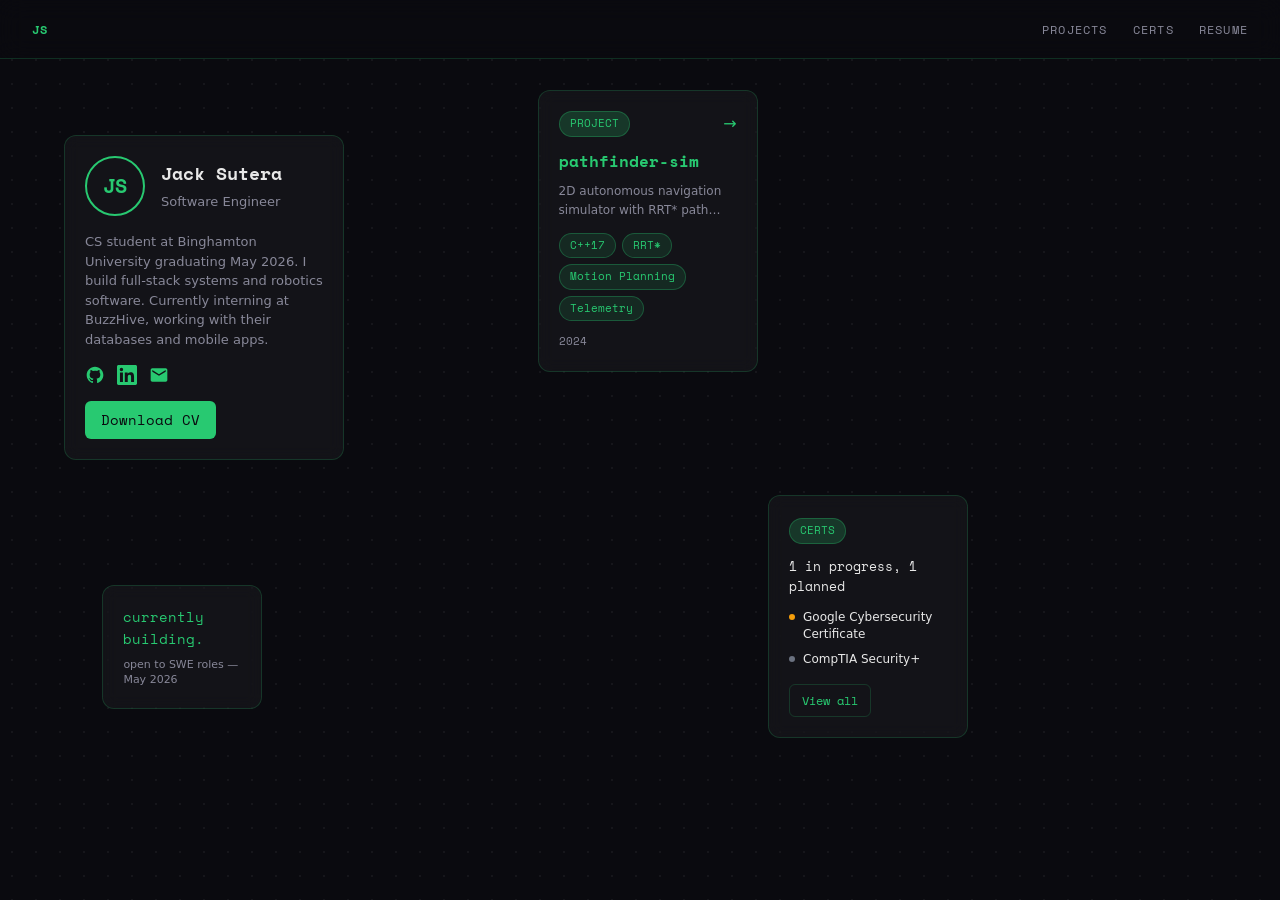
<file: index.html>
<!DOCTYPE html>
<html lang="en">
<head>
    <meta charset="UTF-8">
    <meta name="viewport" content="width=device-width, initial-scale=1.0">
    <meta name="description" content="Jack Sutera - Software Engineer">
    <title>Jack Sutera | Software Engineer</title>
    <link rel="stylesheet" href="style.css">
</head>
<body class="index-page">
    <nav class="nav">
        <div class="nav-left">
            <a href="index.html" style="font-weight: 700; color: var(--accent);">JS</a>
        </div>
        <div class="nav-right">
            <a href="index.html" style="margin-right: 20px;">PROJECTS</a>
            <a href="certs.html" style="margin-right: 20px;">CERTS</a>
            <a href="./assets/resume.pdf" download>RESUME</a>
        </div>
    </nav>

    <div id="canvas">
        <!-- PROFILE ARTIFACT -->
        <div class="artifact artifact--profile" style="top: 15%; left: 5%;" data-artifact="profile">
            <div style="display: flex; align-items: center; margin-bottom: 16px;">
                <div style="width: 60px; height: 60px; border: 2px solid var(--accent); border-radius: 50%; display: flex; align-items: center; justify-content: center; font-family: 'Space Mono', monospace; font-size: 20px; font-weight: 700; color: var(--accent); margin-right: 16px;">
                    JS
                </div>
                <div>
                    <h2 id="profile-name" style="font-family: 'Space Mono', monospace; font-size: 18px; margin-bottom: 4px;"></h2>
                    <p id="profile-title" style="font-size: 13px; color: var(--text-muted);"></p>
                </div>
            </div>
            <p id="profile-bio" style="font-size: 13px; line-height: 1.5; margin-bottom: 16px; color: var(--text-muted);"></p>
            <div style="display: flex; gap: 12px; margin-bottom: 16px;">
                <a id="profile-github" href="#" target="_blank" rel="noopener noreferrer" style="width: 20px; height: 20px;">
                    <svg width="20" height="20" viewBox="0 0 24 24" fill="none" xmlns="http://www.w3.org/2000/svg">
                        <path d="M12 2C6.477 2 2 6.477 2 12c0 4.42 2.865 8.17 6.839 9.49.5.092.682-.217.682-.482 0-.237-.008-.866-.013-1.7-2.782.603-3.369-1.34-3.369-1.34-.454-1.156-1.11-1.463-1.11-1.463-.908-.62.069-.608.069-.608 1.003.07 1.531 1.03 1.531 1.03.892 1.529 2.341 1.087 2.91.831.092-.646.35-1.086.636-1.336-2.22-.253-4.555-1.11-4.555-4.943 0-1.091.39-1.984 1.029-2.683-.103-.253-.446-1.27.098-2.647 0 0 .84-.269 2.75 1.025A9.578 9.578 0 0112 6.836c.85.004 1.705.114 2.504.336 1.909-1.294 2.747-1.025 2.747-1.025.546 1.377.203 2.394.1 2.647.64.699 1.028 1.592 1.028 2.683 0 3.842-2.339 4.687-4.566 4.935.359.309.678.919.678 1.852 0 1.336-.012 2.415-.012 2.743 0 .267.18.578.688.48C19.138 20.167 22 16.418 22 12c0-5.523-4.477-10-10-10z" fill="#28c971"/>
                    </svg>
                </a>
                <a id="profile-linkedin" href="#" target="_blank" rel="noopener noreferrer" style="width: 20px; height: 20px;">
                    <svg width="20" height="20" viewBox="0 0 24 24" fill="none" xmlns="http://www.w3.org/2000/svg">
                        <path d="M20.447 20.452h-3.554v-5.569c0-1.328-.027-3.037-1.852-3.037-1.853 0-2.136 1.445-2.136 2.939v5.667H9.351V9h3.414v1.561h.046c.477-.9 1.637-1.85 3.37-1.85 3.601 0 4.267 2.37 4.267 5.455v6.286zM5.337 7.433a2.062 2.062 0 01-2.063-2.065 2.064 2.064 0 112.063 2.065zm1.782 13.019H3.555V9h3.564v11.452zM22.225 0H1.771C.792 0 0 .774 0 1.729v20.542C0 23.227.792 24 1.771 24h20.451C23.2 24 24 23.227 24 22.271V1.729C24 .774 23.2 0 22.222 0h.003z" fill="#28c971"/>
                    </svg>
                </a>
                <a id="profile-email" href="#" style="width: 20px; height: 20px;">
                    <svg width="20" height="20" viewBox="0 0 24 24" fill="none" xmlns="http://www.w3.org/2000/svg">
                        <path d="M20 4H4c-1.1 0-2 .9-2 2v12c0 1.1.9 2 2 2h16c1.1 0 2-.9 2-2V6c0-1.1-.9-2-2-2zm0 4l-8 5-8-5V6l8 5 8-5v2z" fill="#28c971"/>
                    </svg>
                </a>
            </div>
            <a id="profile-cv-btn" class="btn-primary" href="#" download style="display: inline-block; text-decoration: none; text-align: center;">Download CV</a>
        </div>

        <!-- PROJECT ARTIFACT -->
        <a id="project-card-link" href="#" class="artifact artifact--project" style="top: 10%; left: 42%; text-decoration: none; color: inherit;" data-artifact="project">
            <div style="display: flex; justify-content: space-between; align-items: center; margin-bottom: 12px;">
                <span class="badge" style="background: rgba(40, 201, 113, 0.2); color: var(--accent);">PROJECT</span>
                <span style="color: var(--accent); font-size: 16px; line-height: 1;">→</span>
            </div>
            <h3 id="project-title" style="font-family: 'Space Mono', monospace; font-size: 16px; margin-bottom: 8px; color: var(--accent);"></h3>
            <p id="project-description" style="font-size: 12px; color: var(--text-muted); margin-bottom: 12px; display: -webkit-box; -webkit-line-clamp: 2; -webkit-box-orient: vertical; overflow: hidden;"></p>
            <div id="project-tags" style="display: flex; flex-wrap: wrap; gap: 6px; margin-bottom: 12px;"></div>
            <p id="project-year" style="font-size: 11px; color: var(--text-muted); font-family: 'Space Mono', monospace;"></p>
        </a>

        <!-- CERTS ARTIFACT -->
        <div class="artifact artifact--certs" style="top: 55%; left: 60%;" data-artifact="certs">
            <div style="margin-bottom: 12px;">
                <span class="badge" style="background: rgba(40, 201, 113, 0.2); color: var(--accent);">CERTS</span>
            </div>
            <p id="certs-count" style="font-size: 13px; font-family: 'Space Mono', monospace; color: var(--text); margin-bottom: 12px;"></p>
            <div id="certs-list" style="margin-bottom: 16px; font-size: 12px;"></div>
            <a href="certs.html" class="btn-ghost" style="display: inline-block; text-decoration: none; font-size: 12px; padding: 6px 12px;">View all</a>
        </div>

        <!-- TAG ARTIFACT -->
        <div class="artifact artifact--tag" style="top: 65%; left: 8%;" data-artifact="tag">
            <p style="font-family: 'Space Mono', monospace; font-size: 14px; color: var(--accent); margin-bottom: 6px;">currently building.</p>
            <p style="font-size: 11px; color: var(--text-muted); line-height: 1.4;">open to SWE roles — May 2026</p>
        </div>
    </div>

    <script src="content.js"></script>
    <script src="main.js"></script>
    <script>
        (function() {
            const data = window.PORTFOLIO_DATA;
            if (!data) return;

            const profile = data.profile;
            document.getElementById('profile-name').textContent = profile.name;
            document.getElementById('profile-title').textContent = profile.title;
            document.getElementById('profile-bio').textContent = profile.bio;
            document.getElementById('profile-github').href = profile.github;
            document.getElementById('profile-linkedin').href = profile.linkedin;
            document.getElementById('profile-email').href = `mailto:${profile.email}`;
            document.getElementById('profile-cv-btn').href = profile.resumePath;

            if (data.projects.length > 0) {
                const project = data.projects[0];
                document.getElementById('project-card-link').href = project.detailPage;
                document.getElementById('project-title').textContent = project.title;
                document.getElementById('project-description').textContent = project.description;
                document.getElementById('project-year').textContent = project.year;
                
                const tagsContainer = document.getElementById('project-tags');
                project.tags.forEach(tag => {
                    const badge = document.createElement('span');
                    badge.className = 'badge';
                    badge.textContent = tag;
                    tagsContainer.appendChild(badge);
                });
            }

            const inProgressCount = data.certifications.filter(c => c.status === 'in-progress').length;
            const plannedCount = data.certifications.filter(c => c.status === 'planned').length;
            let countText = '';
            if (inProgressCount > 0) {
                countText += `${inProgressCount} in progress`;
            }
            if (plannedCount > 0) {
                if (countText) countText += ', ';
                countText += `${plannedCount} planned`;
            }
            document.getElementById('certs-count').textContent = countText;

            const certsList = document.getElementById('certs-list');
            data.certifications.forEach(cert => {
                const certItem = document.createElement('div');
                certItem.style.marginBottom = '8px';
                certItem.style.display = 'flex';
                certItem.style.alignItems = 'flex-start';
                certItem.style.gap = '8px';
                
                const dot = document.createElement('span');
                dot.style.width = '6px';
                dot.style.height = '6px';
                dot.style.borderRadius = '50%';
                dot.style.marginTop = '5px';
                dot.style.flexShrink = '0';
                dot.style.background = cert.status === 'in-progress' ? '#f59e0b' : '#6b7280';
                
                const title = document.createElement('span');
                title.textContent = cert.title;
                title.style.color = 'var(--text)';
                title.style.lineHeight = '1.4';
                
                certItem.appendChild(dot);
                certItem.appendChild(title);
                certsList.appendChild(certItem);
            });
        })();
    </script>
</body>
</html>
</file>
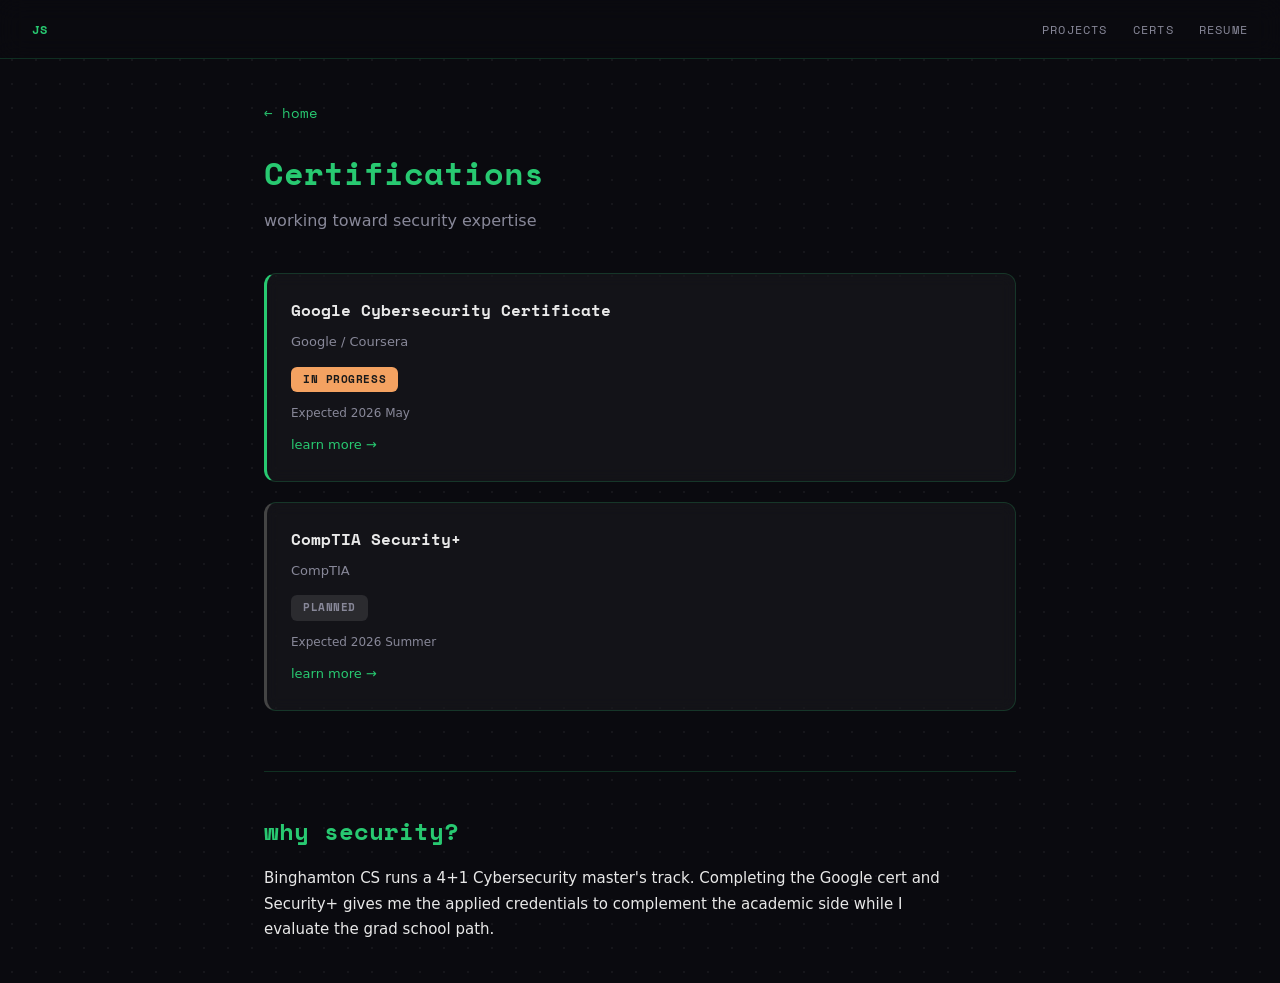
<file: certs.html>
<!DOCTYPE html>
<html lang="en">
<head>
    <meta charset="UTF-8">
    <meta name="viewport" content="width=device-width, initial-scale=1.0">
    <meta name="description" content="Jack Sutera - Certifications">
    <title>Certifications | Jack Sutera</title>
    <link rel="stylesheet" href="style.css">
    <style>
        .cert-card {
            background: var(--card-bg);
            border: 1px solid var(--card-border);
            border-left: 3px solid var(--accent);
            border-radius: 12px;
            padding: 24px;
            margin-bottom: 20px;
            backdrop-filter: blur(8px);
            transition: border-color 0.2s, box-shadow 0.2s;
        }

        .cert-card:hover {
            border-color: var(--card-border-hover);
            box-shadow: 0 0 24px rgba(40, 201, 113, 0.15);
        }

        .cert-card.planned {
            border-left-color: #444;
        }

        .status-badge {
            display: inline-block;
            padding: 4px 12px;
            border-radius: 6px;
            font-family: 'Space Mono', monospace;
            font-size: 11px;
            font-weight: 700;
            text-transform: uppercase;
            letter-spacing: 0.05em;
        }

        .status-badge.in-progress {
            background: #f4a261;
            color: #1a1a1a;
        }

        .status-badge.planned {
            background: rgba(255, 255, 255, 0.1);
            color: var(--text-muted);
        }

        .back-link {
            display: inline-block;
            color: var(--accent);
            font-family: 'Space Mono', monospace;
            font-size: 14px;
            text-decoration: none;
            margin-bottom: 24px;
            transition: color 0.2s;
        }

        .back-link:hover {
            color: var(--text);
        }

        .cert-link {
            display: inline-block;
            color: var(--accent);
            font-size: 13px;
            text-decoration: none;
            margin-top: 12px;
            transition: color 0.2s;
        }

        .cert-link:hover {
            color: var(--text);
        }
    </style>
</head>
<body>
    <nav class="nav">
        <div class="nav-left">
            <a href="index.html" style="font-weight: 700; color: var(--accent);">JS</a>
        </div>
        <div class="nav-right">
            <a href="index.html" style="margin-right: 20px;">PROJECTS</a>
            <a href="certs.html" style="margin-right: 20px;">CERTS</a>
            <a href="./assets/resume.pdf" download>RESUME</a>
        </div>
    </nav>

    <div class="page-content has-nav">
        <a href="index.html" class="back-link">← home</a>
        
        <h1 style="font-family: 'Space Mono', monospace; font-size: 2rem; color: var(--accent); margin-bottom: 8px;">Certifications</h1>
        <p style="color: var(--text-muted); font-size: 16px; margin-bottom: 40px;">working toward security expertise</p>

        <div id="certs-container"></div>

        <div style="margin-top: 60px; padding-top: 40px; border-top: 1px solid var(--card-border);">
            <h2 style="font-family: 'Space Mono', monospace; font-size: 1.5rem; color: var(--accent); margin-bottom: 16px;">why security?</h2>
            <p style="color: var(--text); font-size: 15px; line-height: 1.7; max-width: 680px;">
                Binghamton CS runs a 4+1 Cybersecurity master's track. Completing the Google cert and Security+ gives me the applied credentials to complement the academic side while I evaluate the grad school path.
            </p>
        </div>
    </div>

    <script src="content.js"></script>
    <script src="main.js"></script>
    <script>
        (function() {
            const data = window.PORTFOLIO_DATA;
            if (!data || !data.certifications) return;

            const container = document.getElementById('certs-container');

            data.certifications.forEach(cert => {
                const card = document.createElement('div');
                card.className = `cert-card ${cert.status === 'planned' ? 'planned' : ''}`;

                const title = document.createElement('h3');
                title.style.fontFamily = "'Space Mono', monospace";
                title.style.fontSize = '16px';
                title.style.marginBottom = '8px';
                title.style.color = 'var(--text)';
                title.textContent = cert.title;

                const issuer = document.createElement('p');
                issuer.style.fontSize = '13px';
                issuer.style.color = 'var(--text-muted)';
                issuer.style.marginBottom = '12px';
                issuer.textContent = cert.issuer;

                const statusBadge = document.createElement('span');
                statusBadge.className = `status-badge ${cert.status}`;
                statusBadge.textContent = cert.status === 'in-progress' ? 'IN PROGRESS' : 'PLANNED';

                const eta = document.createElement('p');
                eta.style.fontSize = '12px';
                eta.style.color = 'var(--text-muted)';
                eta.style.marginTop = '12px';
                eta.textContent = `Expected ${cert.eta}`;

                const link = document.createElement('a');
                link.href = cert.url;
                link.target = '_blank';
                link.rel = 'noopener noreferrer';
                link.className = 'cert-link';
                link.textContent = 'learn more →';

                card.appendChild(title);
                card.appendChild(issuer);
                card.appendChild(statusBadge);
                card.appendChild(eta);
                card.appendChild(link);

                container.appendChild(card);
            });
        })();
    </script>
</body>
</html>
</file>
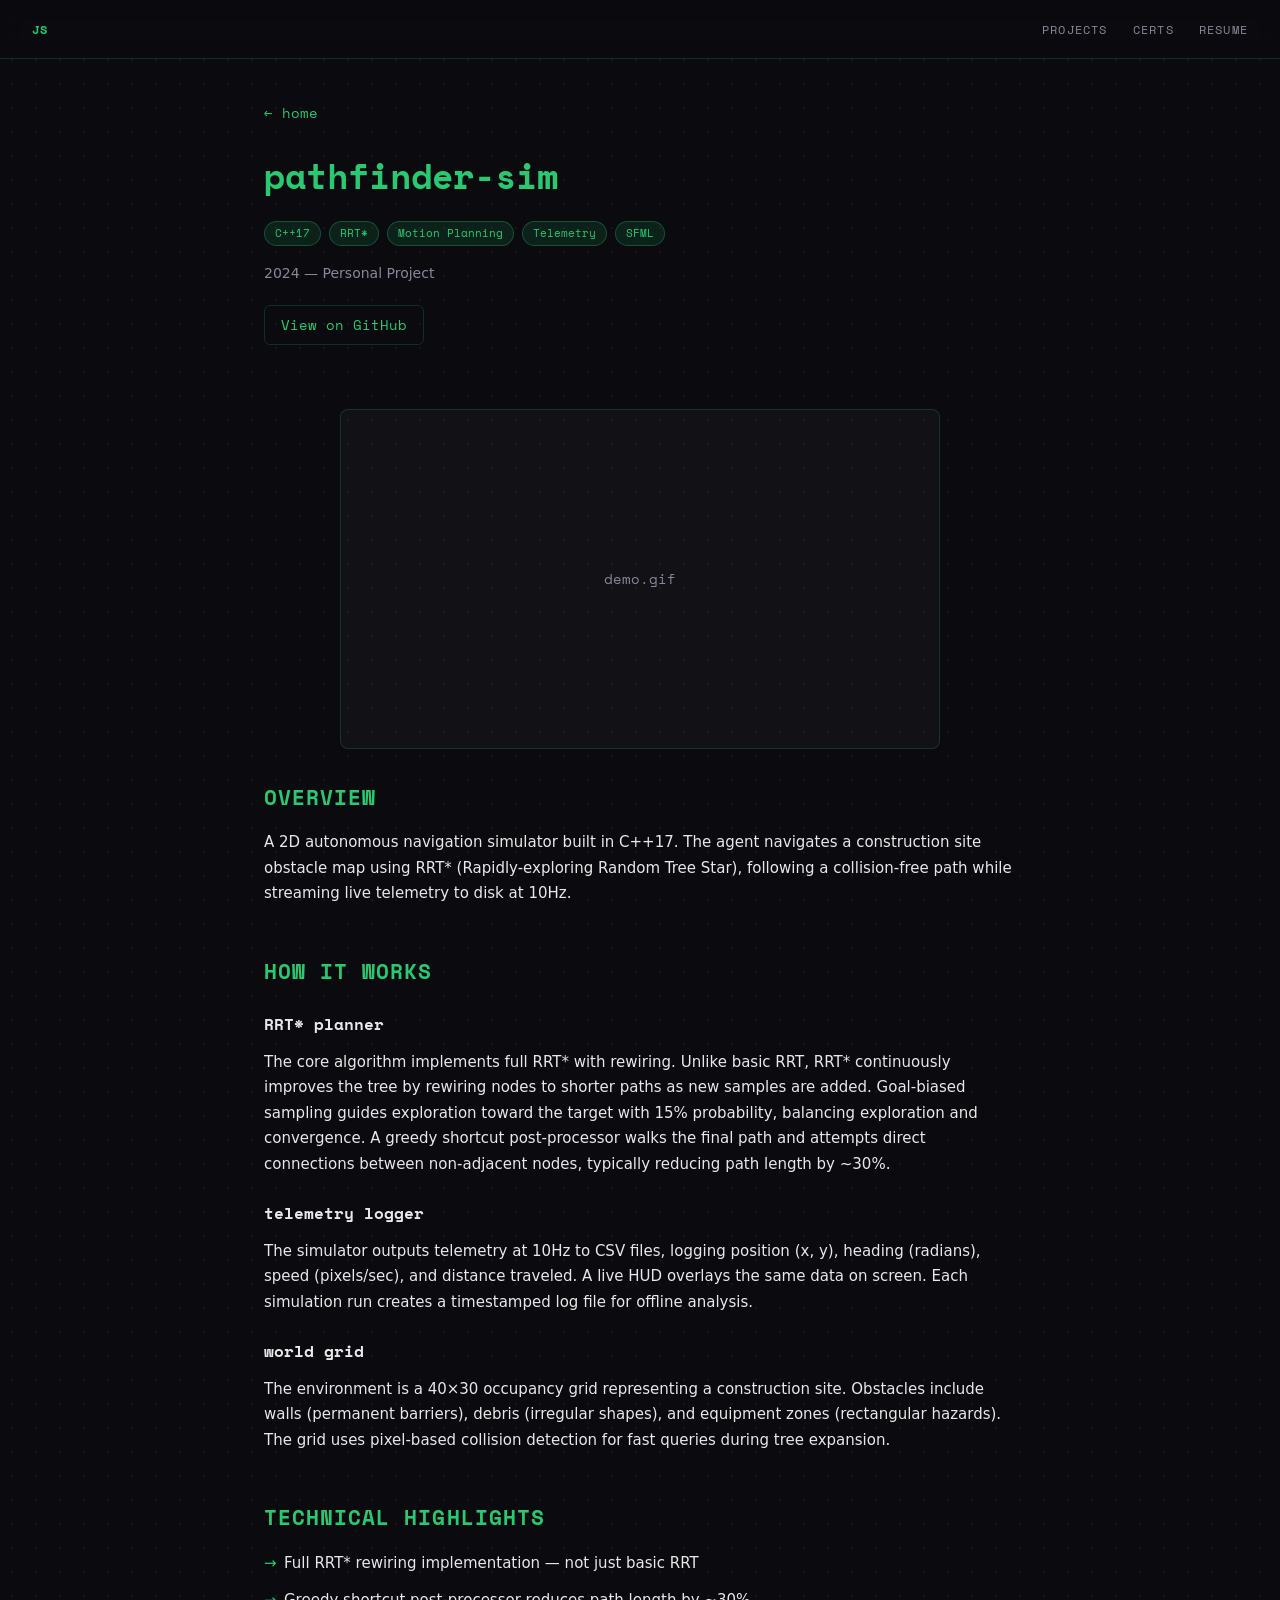
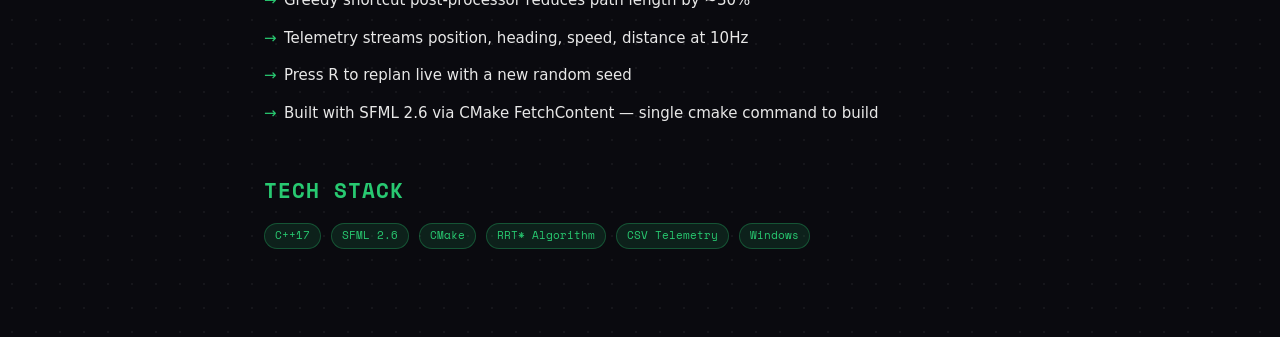
<file: projects/pathfinder.html>
<!DOCTYPE html>
<html lang="en">
<head>
    <meta charset="UTF-8">
    <meta name="viewport" content="width=device-width, initial-scale=1.0">
    <meta name="description" content="pathfinder-sim - Autonomous Navigation Simulator">
    <title>pathfinder-sim | Jack Sutera</title>
    <link rel="stylesheet" href="../style.css">
    <style>
        .back-link {
            display: inline-block;
            color: var(--accent);
            font-family: 'Space Mono', monospace;
            font-size: 14px;
            text-decoration: none;
            margin-bottom: 24px;
            transition: color 0.2s;
        }

        .back-link:hover {
            color: var(--text);
        }

        .tag-row {
            display: flex;
            flex-wrap: wrap;
            gap: 8px;
            margin: 16px 0;
        }

        .demo-placeholder {
            width: 600px;
            max-width: 100%;
            height: 340px;
            background: rgba(255, 255, 255, 0.03);
            border: 1px solid var(--card-border);
            border-radius: 8px;
            display: flex;
            align-items: center;
            justify-content: center;
            margin: 32px auto;
            color: var(--text-muted);
            font-family: 'Space Mono', monospace;
            font-size: 14px;
        }

        section {
            margin-bottom: 48px;
        }

        section h2 {
            font-family: 'Space Mono', monospace;
            font-size: 1.3rem;
            color: var(--accent);
            margin-bottom: 16px;
            text-transform: uppercase;
            letter-spacing: 0.05em;
        }

        section h3 {
            font-family: 'Space Mono', monospace;
            font-size: 1rem;
            color: var(--text);
            margin-top: 24px;
            margin-bottom: 12px;
        }

        section p {
            color: var(--text);
            font-size: 15px;
            line-height: 1.7;
            margin-bottom: 16px;
        }

        ul {
            list-style: none;
            padding-left: 0;
        }

        ul li {
            color: var(--text);
            font-size: 15px;
            line-height: 1.7;
            margin-bottom: 12px;
            padding-left: 20px;
            position: relative;
        }

        ul li::before {
            content: "→";
            position: absolute;
            left: 0;
            color: var(--accent);
        }

        .tech-grid {
            display: flex;
            flex-wrap: wrap;
            gap: 10px;
            margin-top: 16px;
        }
    </style>
</head>
<body>
    <nav class="nav">
        <div class="nav-left">
            <a href="../index.html" style="font-weight: 700; color: var(--accent);">JS</a>
        </div>
        <div class="nav-right">
            <a href="../index.html" style="margin-right: 20px;">PROJECTS</a>
            <a href="../certs.html" style="margin-right: 20px;">CERTS</a>
            <a href="../assets/resume.pdf" download>RESUME</a>
        </div>
    </nav>

    <div class="page-content has-nav">
        <a href="../index.html" class="back-link">← home</a>
        
        <h1 id="project-title" style="font-family: 'Space Mono', monospace; font-size: 2.2rem; color: var(--accent); margin-bottom: 16px;">pathfinder-sim</h1>
        
        <div class="tag-row">
            <span class="badge">C++17</span>
            <span class="badge">RRT*</span>
            <span class="badge">Motion Planning</span>
            <span class="badge">Telemetry</span>
            <span class="badge">SFML</span>
        </div>

        <p style="color: var(--text-muted); font-size: 14px; margin-bottom: 20px;">2024 — Personal Project</p>

        <a id="github-link" href="#" target="_blank" rel="noopener noreferrer" class="btn-ghost" style="display: inline-block; text-decoration: none; margin-bottom: 32px;">
            View on GitHub
        </a>

        <!-- TODO: Replace with actual demo.gif from actorproj repo when ready -->
        <div class="demo-placeholder">demo.gif</div>

        <section>
            <h2>Overview</h2>
            <p>
                A 2D autonomous navigation simulator built in C++17. The agent navigates a construction site obstacle map using RRT* (Rapidly-exploring Random Tree Star), following a collision-free path while streaming live telemetry to disk at 10Hz.
            </p>
        </section>

        <section>
            <h2>How It Works</h2>
            
            <h3>RRT* planner</h3>
            <p>
                The core algorithm implements full RRT* with rewiring. Unlike basic RRT, RRT* continuously improves the tree by rewiring nodes to shorter paths as new samples are added. Goal-biased sampling guides exploration toward the target with 15% probability, balancing exploration and convergence. A greedy shortcut post-processor walks the final path and attempts direct connections between non-adjacent nodes, typically reducing path length by ~30%.
            </p>

            <h3>telemetry logger</h3>
            <p>
                The simulator outputs telemetry at 10Hz to CSV files, logging position (x, y), heading (radians), speed (pixels/sec), and distance traveled. A live HUD overlays the same data on screen. Each simulation run creates a timestamped log file for offline analysis.
            </p>

            <h3>world grid</h3>
            <p>
                The environment is a 40×30 occupancy grid representing a construction site. Obstacles include walls (permanent barriers), debris (irregular shapes), and equipment zones (rectangular hazards). The grid uses pixel-based collision detection for fast queries during tree expansion.
            </p>
        </section>

        <section>
            <h2>Technical Highlights</h2>
            <ul>
                <li>Full RRT* rewiring implementation — not just basic RRT</li>
                <li>Greedy shortcut post-processor reduces path length by ~30%</li>
                <li>Telemetry streams position, heading, speed, distance at 10Hz</li>
                <li>Press R to replan live with a new random seed</li>
                <li>Built with SFML 2.6 via CMake FetchContent — single cmake command to build</li>
            </ul>
        </section>

        <section>
            <h2>Tech Stack</h2>
            <div class="tech-grid">
                <span class="badge">C++17</span>
                <span class="badge">SFML 2.6</span>
                <span class="badge">CMake</span>
                <span class="badge">RRT* Algorithm</span>
                <span class="badge">CSV Telemetry</span>
                <span class="badge">Windows</span>
            </div>
        </section>

        <!-- Template note: this page structure can be duplicated for future projects in under 5 minutes -->
    </div>

    <script src="../content.js"></script>
    <script src="../main.js"></script>
    <script>
        (function() {
            const data = window.PORTFOLIO_DATA;
            if (!data || !data.projects || data.projects.length === 0) return;

            const project = data.projects.find(p => p.id === 'pathfinder');
            if (!project) return;

            document.getElementById('github-link').href = project.githubUrl;
        })();
    </script>
</body>
</html>
</file>
<file: style.css>
@import url('https://fonts.googleapis.com/css2?family=Space+Mono:wght@400;700&display=swap');

:root {
    --bg: #0a0a0f;
    --accent: #28c971;
    --accent-dim: #1a8f4f;
    --text: #e8e8e8;
    --text-muted: #888899;
    --card-bg: rgba(255, 255, 255, 0.04);
    --card-border: rgba(40, 201, 113, 0.2);
    --card-border-hover: rgba(40, 201, 113, 0.6);
}

* {
    margin: 0;
    padding: 0;
    box-sizing: border-box;
}

html {
    scroll-behavior: smooth;
}

body {
    font-family: system-ui, -apple-system, BlinkMacSystemFont, 'Segoe UI', Roboto, Oxygen, Ubuntu, Cantarell, sans-serif;
    line-height: 1.6;
    color: var(--text);
    background: var(--bg);
    min-height: 100vh;
    background-image: radial-gradient(circle, rgba(255, 255, 255, 0.05) 1px, transparent 1px);
    background-size: 24px 24px;
}

body.index-page {
    overflow: hidden;
}

h1, h2, h3, h4, h5, h6 {
    font-family: 'Space Mono', monospace;
}

a {
    color: var(--accent);
    text-decoration: none;
    transition: color 0.2s;
}

a:hover {
    color: var(--text);
}

.nav {
    position: fixed;
    top: 0;
    left: 0;
    right: 0;
    width: 100%;
    display: flex;
    justify-content: space-between;
    align-items: center;
    padding: 16px 32px;
    background: rgba(10, 10, 15, 0.8);
    backdrop-filter: blur(12px);
    border-bottom: 1px solid var(--card-border);
    z-index: 1000;
}

.nav a {
    font-family: 'Space Mono', monospace;
    font-size: 12px;
    color: var(--text-muted);
    text-transform: uppercase;
    letter-spacing: 0.1em;
    text-decoration: none;
    transition: color 0.2s;
}

.nav a:hover {
    color: var(--accent);
}

.artifact {
    position: absolute;
    background: var(--card-bg);
    border: 1px solid var(--card-border);
    border-radius: 12px;
    padding: 20px;
    backdrop-filter: blur(8px);
    cursor: grab;
    transition: border-color 0.2s, box-shadow 0.2s, transform 0.1s;
    user-select: none;
}

.artifact:active {
    cursor: grabbing;
}

.artifact.dragging {
    cursor: grabbing;
}

.artifact:hover {
    border-color: var(--card-border-hover);
    box-shadow: 0 0 24px rgba(40, 201, 113, 0.15);
}

.artifact--profile {
    width: 280px;
}

.artifact--project {
    width: 220px;
}

.artifact--certs {
    width: 200px;
}

.artifact--tag {
    width: 160px;
}

.badge {
    display: inline-block;
    background: rgba(40, 201, 113, 0.12);
    color: var(--accent);
    border: 1px solid rgba(40, 201, 113, 0.3);
    border-radius: 20px;
    font-size: 11px;
    padding: 3px 10px;
    font-family: 'Space Mono', monospace;
    white-space: nowrap;
}

.btn-primary {
    background: var(--accent);
    color: #0a0a0f;
    font-weight: 500;
    border-radius: 6px;
    padding: 8px 16px;
    border: none;
    cursor: pointer;
    font-family: 'Space Mono', monospace;
    font-size: 14px;
    transition: background 0.2s, transform 0.1s;
}

.btn-primary:hover {
    background: var(--text);
    transform: translateY(-1px);
}

.btn-primary:active {
    transform: translateY(0);
}

.btn-ghost {
    background: transparent;
    color: var(--accent);
    border: 1px solid var(--card-border);
    border-radius: 6px;
    padding: 8px 16px;
    cursor: pointer;
    font-family: 'Space Mono', monospace;
    font-size: 14px;
    transition: border-color 0.2s, color 0.2s, transform 0.1s;
}

.btn-ghost:hover {
    border-color: var(--card-border-hover);
    color: var(--text);
    transform: translateY(-1px);
}

.btn-ghost:active {
    transform: translateY(0);
}

.page-content {
    max-width: 800px;
    margin: 0 auto;
    padding: 40px 24px;
}

.page-content.has-nav {
    padding-top: 100px;
}

.section-title {
    font-family: 'Space Mono', monospace;
    font-size: 24px;
    color: var(--accent);
    margin-bottom: 24px;
    text-transform: uppercase;
    letter-spacing: 0.05em;
}

.card {
    background: var(--card-bg);
    border: 1px solid var(--card-border);
    border-radius: 12px;
    padding: 24px;
    margin-bottom: 20px;
    backdrop-filter: blur(8px);
    transition: border-color 0.2s, box-shadow 0.2s;
}

.card:hover {
    border-color: var(--card-border-hover);
    box-shadow: 0 0 24px rgba(40, 201, 113, 0.15);
}
</file>
